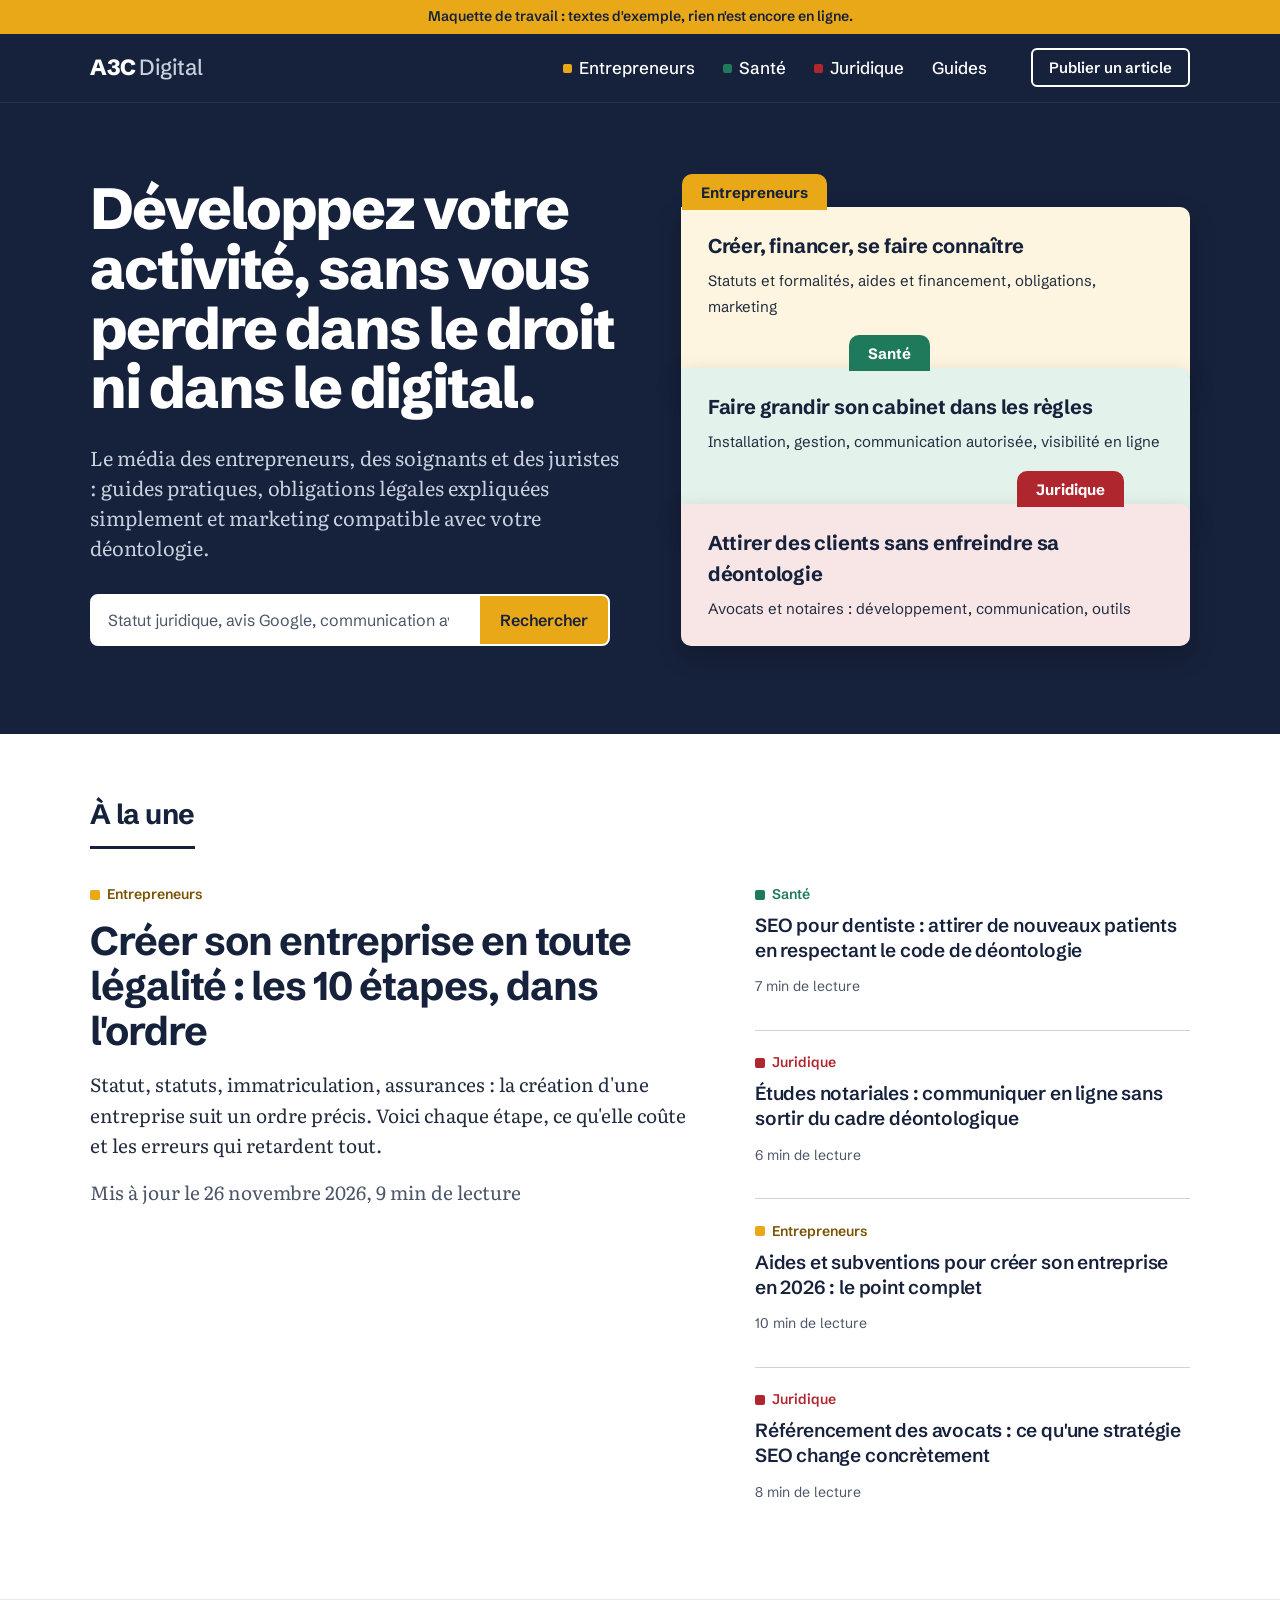
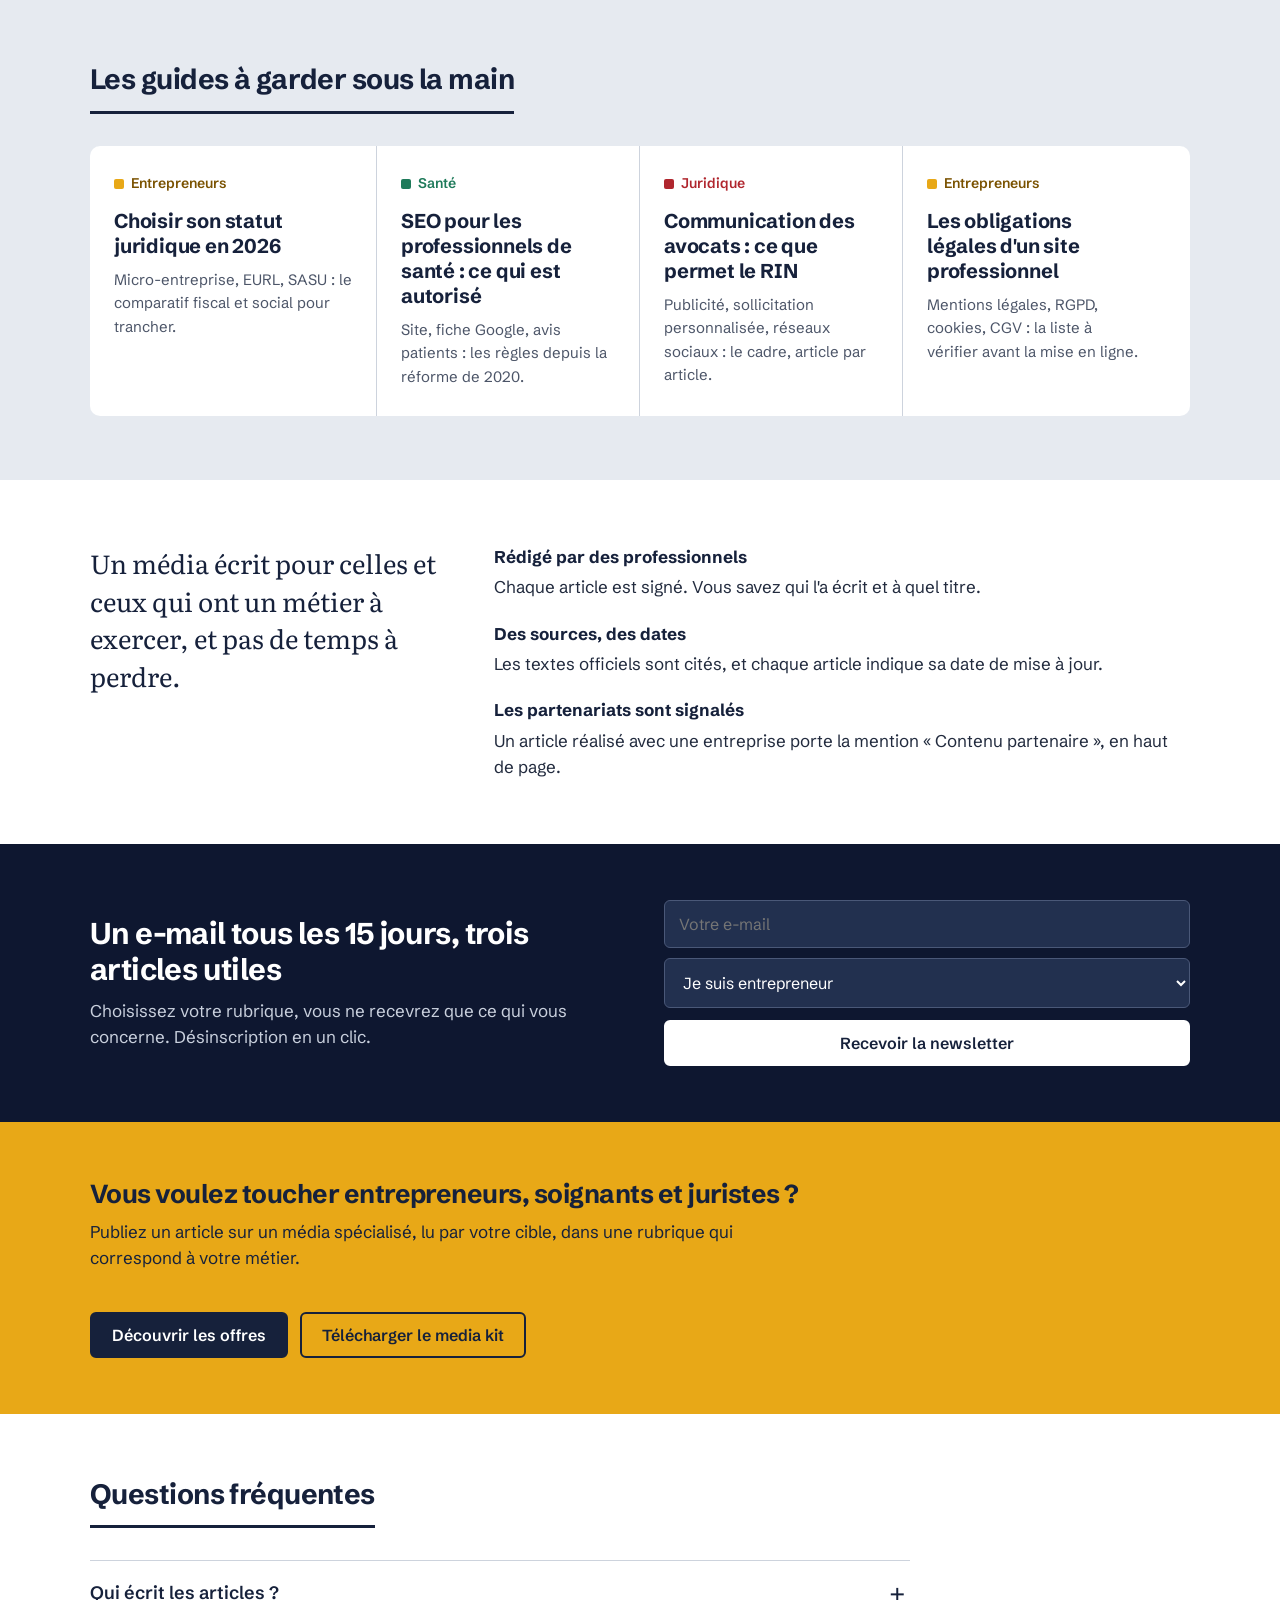
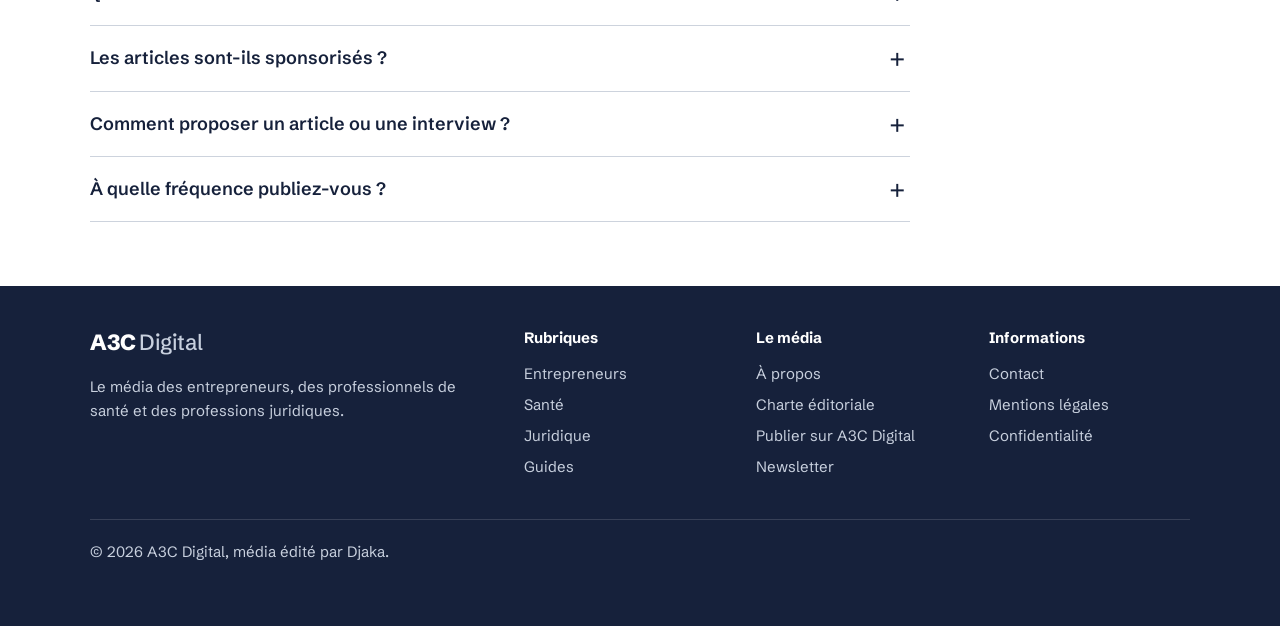
<file: maquettes/accueil.html>
<!doctype html>
<html lang="fr">
<head>
<meta charset="utf-8">
<meta name="viewport" content="width=device-width, initial-scale=1">
<title>Média pour entrepreneurs, santé & juridique | A3C Digital</title>
<meta name="description" content="Guides pratiques pour entrepreneurs, professionnels de santé et juristes : création, obligations légales, marketing et visibilité en ligne, mis à jour.">
<link rel="preconnect" href="https://fonts.googleapis.com">
<link rel="preconnect" href="https://fonts.gstatic.com" crossorigin>
<link href="https://fonts.googleapis.com/css2?family=Literata:opsz,wght@7..72,400;7..72,600&family=Schibsted+Grotesk:wght@400;500;600;700;800&display=swap" rel="stylesheet">
<link rel="stylesheet" href="styles.css">
</head>
<body>
<p class="bandeau-maquette">Maquette de travail : textes d'exemple, rien n'est encore en ligne.</p>

<header class="entete">
  <div class="conteneur">
    <a class="logo" href="accueil.html">A3C <span>Digital</span></a>
    <nav class="nav" aria-label="Navigation principale">
      <a href="#"><span class="pastille p-entrepreneurs"></span>Entrepreneurs</a>
      <a href="#"><span class="pastille p-sante"></span>Santé</a>
      <a href="#"><span class="pastille p-juridique"></span>Juridique</a>
      <a href="#guides">Guides</a>
    </nav>
    <a class="btn btn-contour" href="#annonceurs">Publier un article</a>
    <details class="menu-mobile">
      <summary>Menu</summary>
      <nav aria-label="Navigation mobile">
        <a href="#">Entrepreneurs</a>
        <a href="#">Professionnels de santé</a>
        <a href="#">Professions juridiques</a>
        <a href="#guides">Guides</a>
        <a class="btn btn-contour" href="#annonceurs">Publier un article</a>
      </nav>
    </details>
  </div>
</header>

<main>
  <section class="hero">
    <div class="conteneur">
      <div>
        <h1>Développez votre activité, sans vous perdre dans le droit ni dans le digital.</h1>
        <p class="chapo">Le média des entrepreneurs, des soignants et des juristes : guides pratiques, obligations légales expliquées simplement et marketing compatible avec votre déontologie.</p>
        <form class="recherche" role="search" action="#">
          <label class="visuellement-cache" for="q">Rechercher un article</label>
          <input id="q" type="search" placeholder="Statut juridique, avis Google, communication avocat…">
          <button type="submit">Rechercher</button>
        </form>
      </div>

      <ol class="intercalaires" aria-label="Choisir votre rubrique">
        <li class="intercalaire i-entrepreneurs">
          <a href="#">
            <span class="onglet">Entrepreneurs</span>
            <strong>Créer, financer, se faire connaître</strong>
            <span class="sujets">Statuts et formalités, aides et financement, obligations, marketing</span>
          </a>
        </li>
        <li class="intercalaire i-sante">
          <a href="#">
            <span class="onglet">Santé</span>
            <strong>Faire grandir son cabinet dans les règles</strong>
            <span class="sujets">Installation, gestion, communication autorisée, visibilité en ligne</span>
          </a>
        </li>
        <li class="intercalaire i-juridique">
          <a href="#">
            <span class="onglet">Juridique</span>
            <strong>Attirer des clients sans enfreindre sa déontologie</strong>
            <span class="sujets">Avocats et notaires : développement, communication, outils</span>
          </a>
        </li>
      </ol>
    </div>
  </section>

  <section class="section" aria-labelledby="titre-une">
    <div class="conteneur">
      <h2 class="section-titre" id="titre-une">À la une</h2>
      <div class="une">
        <article class="une-principal">
          <a class="audience a-entrepreneurs" href="#">Entrepreneurs</a>
          <h3><a href="article.html">Créer son entreprise en toute légalité : les 10 étapes, dans l'ordre</a></h3>
          <p>Statut, statuts, immatriculation, assurances : la création d'une entreprise suit un ordre précis. Voici chaque étape, ce qu'elle coûte et les erreurs qui retardent tout.</p>
          <p class="meta">Mis à jour le 26 novembre 2026, 9 min de lecture</p>
        </article>
        <ul class="liste-articles">
          <li>
            <a class="audience a-sante" href="#">Santé</a>
            <h4><a href="#">SEO pour dentiste : attirer de nouveaux patients en respectant le code de déontologie</a></h4>
            <p class="meta">7 min de lecture</p>
          </li>
          <li>
            <a class="audience a-juridique" href="#">Juridique</a>
            <h4><a href="#">Études notariales : communiquer en ligne sans sortir du cadre déontologique</a></h4>
            <p class="meta">6 min de lecture</p>
          </li>
          <li>
            <a class="audience a-entrepreneurs" href="#">Entrepreneurs</a>
            <h4><a href="#">Aides et subventions pour créer son entreprise en 2026 : le point complet</a></h4>
            <p class="meta">10 min de lecture</p>
          </li>
          <li>
            <a class="audience a-juridique" href="#">Juridique</a>
            <h4><a href="#">Référencement des avocats : ce qu'une stratégie SEO change concrètement</a></h4>
            <p class="meta">8 min de lecture</p>
          </li>
        </ul>
      </div>
    </div>
  </section>

  <section class="section section-brume" id="guides" aria-labelledby="titre-guides">
    <div class="conteneur">
      <h2 class="section-titre" id="titre-guides">Les guides à garder sous la main</h2>
      <div class="guides">
        <article class="guide">
          <a class="audience a-entrepreneurs" href="#">Entrepreneurs</a>
          <h3><a href="#">Choisir son statut juridique en 2026</a></h3>
          <p>Micro-entreprise, EURL, SASU : le comparatif fiscal et social pour trancher.</p>
        </article>
        <article class="guide">
          <a class="audience a-sante" href="#">Santé</a>
          <h3><a href="#">SEO pour les professionnels de santé : ce qui est autorisé</a></h3>
          <p>Site, fiche Google, avis patients : les règles depuis la réforme de 2020.</p>
        </article>
        <article class="guide">
          <a class="audience a-juridique" href="#">Juridique</a>
          <h3><a href="#">Communication des avocats : ce que permet le RIN</a></h3>
          <p>Publicité, sollicitation personnalisée, réseaux sociaux : le cadre, article par article.</p>
        </article>
        <article class="guide">
          <a class="audience a-entrepreneurs" href="#">Entrepreneurs</a>
          <h3><a href="#">Les obligations légales d'un site professionnel</a></h3>
          <p>Mentions légales, RGPD, cookies, CGV : la liste à vérifier avant la mise en ligne.</p>
        </article>
      </div>
    </div>
  </section>

  <section class="section" aria-labelledby="titre-engagements">
    <div class="conteneur engagements">
      <p class="manifeste" id="titre-engagements">Un média écrit pour celles et ceux qui ont un métier à exercer, et pas de temps à perdre.</p>
      <dl>
        <div>
          <dt>Rédigé par des professionnels</dt>
          <dd>Chaque article est signé. Vous savez qui l'a écrit et à quel titre.</dd>
        </div>
        <div>
          <dt>Des sources, des dates</dt>
          <dd>Les textes officiels sont cités, et chaque article indique sa date de mise à jour.</dd>
        </div>
        <div>
          <dt>Les partenariats sont signalés</dt>
          <dd>Un article réalisé avec une entreprise porte la mention « Contenu partenaire », en haut de page.</dd>
        </div>
      </dl>
    </div>
  </section>

  <section class="newsletter" aria-labelledby="titre-newsletter">
    <div class="conteneur">
      <div>
        <h2 id="titre-newsletter">Un e-mail tous les 15 jours, trois articles utiles</h2>
        <p>Choisissez votre rubrique, vous ne recevrez que ce qui vous concerne. Désinscription en un clic.</p>
      </div>
      <form class="form-newsletter" action="#">
        <div class="ligne">
          <label class="visuellement-cache" for="nl-email">Votre e-mail</label>
          <input id="nl-email" type="email" placeholder="Votre e-mail" autocomplete="email">
          <label class="visuellement-cache" for="nl-audience">Votre rubrique</label>
          <select id="nl-audience">
            <option>Je suis entrepreneur</option>
            <option>Je suis professionnel de santé</option>
            <option>Je suis avocat, notaire ou juriste</option>
          </select>
        </div>
        <button class="btn" type="submit">Recevoir la newsletter</button>
      </form>
    </div>
  </section>

  <section class="annonceurs" id="annonceurs" aria-labelledby="titre-annonceurs">
    <div class="conteneur">
      <div>
        <h2 id="titre-annonceurs">Vous voulez toucher entrepreneurs, soignants et juristes ?</h2>
        <p>Publiez un article sur un média spécialisé, lu par votre cible, dans une rubrique qui correspond à votre métier.</p>
      </div>
      <div class="actions">
        <a class="btn btn-plein" href="#">Découvrir les offres</a>
        <a class="btn btn-contour" href="#">Télécharger le media kit</a>
      </div>
    </div>
  </section>

  <section class="section" aria-labelledby="titre-faq">
    <div class="conteneur">
      <h2 class="section-titre" id="titre-faq">Questions fréquentes</h2>
      <div class="faq">
        <details>
          <summary>Qui écrit les articles ?</summary>
          <p>Des professionnels de chaque secteur, sous la responsabilité de la directrice de la publication. Le nom et la fonction de l'auteur figurent en haut de chaque article.</p>
        </details>
        <details>
          <summary>Les articles sont-ils sponsorisés ?</summary>
          <p>La grande majorité ne l'est pas. Quand un article est réalisé avec une entreprise, il porte la mention « Contenu partenaire » en haut de page.</p>
        </details>
        <details>
          <summary>Comment proposer un article ou une interview ?</summary>
          <p>Écrivez-nous depuis la page contact en précisant votre métier et le sujet. Les contributions d'experts sont relues par la rédaction avant publication.</p>
        </details>
        <details>
          <summary>À quelle fréquence publiez-vous ?</summary>
          <p>Deux nouveaux articles par semaine, et les guides sont mis à jour dès qu'une règle change.</p>
        </details>
      </div>
    </div>
  </section>
</main>

<footer class="pied">
  <div class="conteneur">
    <div>
      <a class="logo" href="accueil.html">A3C <span>Digital</span></a>
      <p>Le média des entrepreneurs, des professionnels de santé et des professions juridiques.</p>
    </div>
    <div>
      <h2>Rubriques</h2>
      <ul><li><a href="#">Entrepreneurs</a></li><li><a href="#">Santé</a></li><li><a href="#">Juridique</a></li><li><a href="#guides">Guides</a></li></ul>
    </div>
    <div>
      <h2>Le média</h2>
      <ul><li><a href="#">À propos</a></li><li><a href="#">Charte éditoriale</a></li><li><a href="#annonceurs">Publier sur A3C Digital</a></li><li><a href="#">Newsletter</a></li></ul>
    </div>
    <div>
      <h2>Informations</h2>
      <ul><li><a href="https://a3cdigital.com/contact/">Contact</a></li><li><a href="https://a3cdigital.com/mentions-legales/">Mentions légales</a></li><li><a href="https://a3cdigital.com/politique-de-confidentialite/">Confidentialité</a></li></ul>
    </div>
    <p class="legal">© 2026 A3C Digital, média édité par Djaka.</p>
  </div>
</footer>
</body>
</html>
</file>
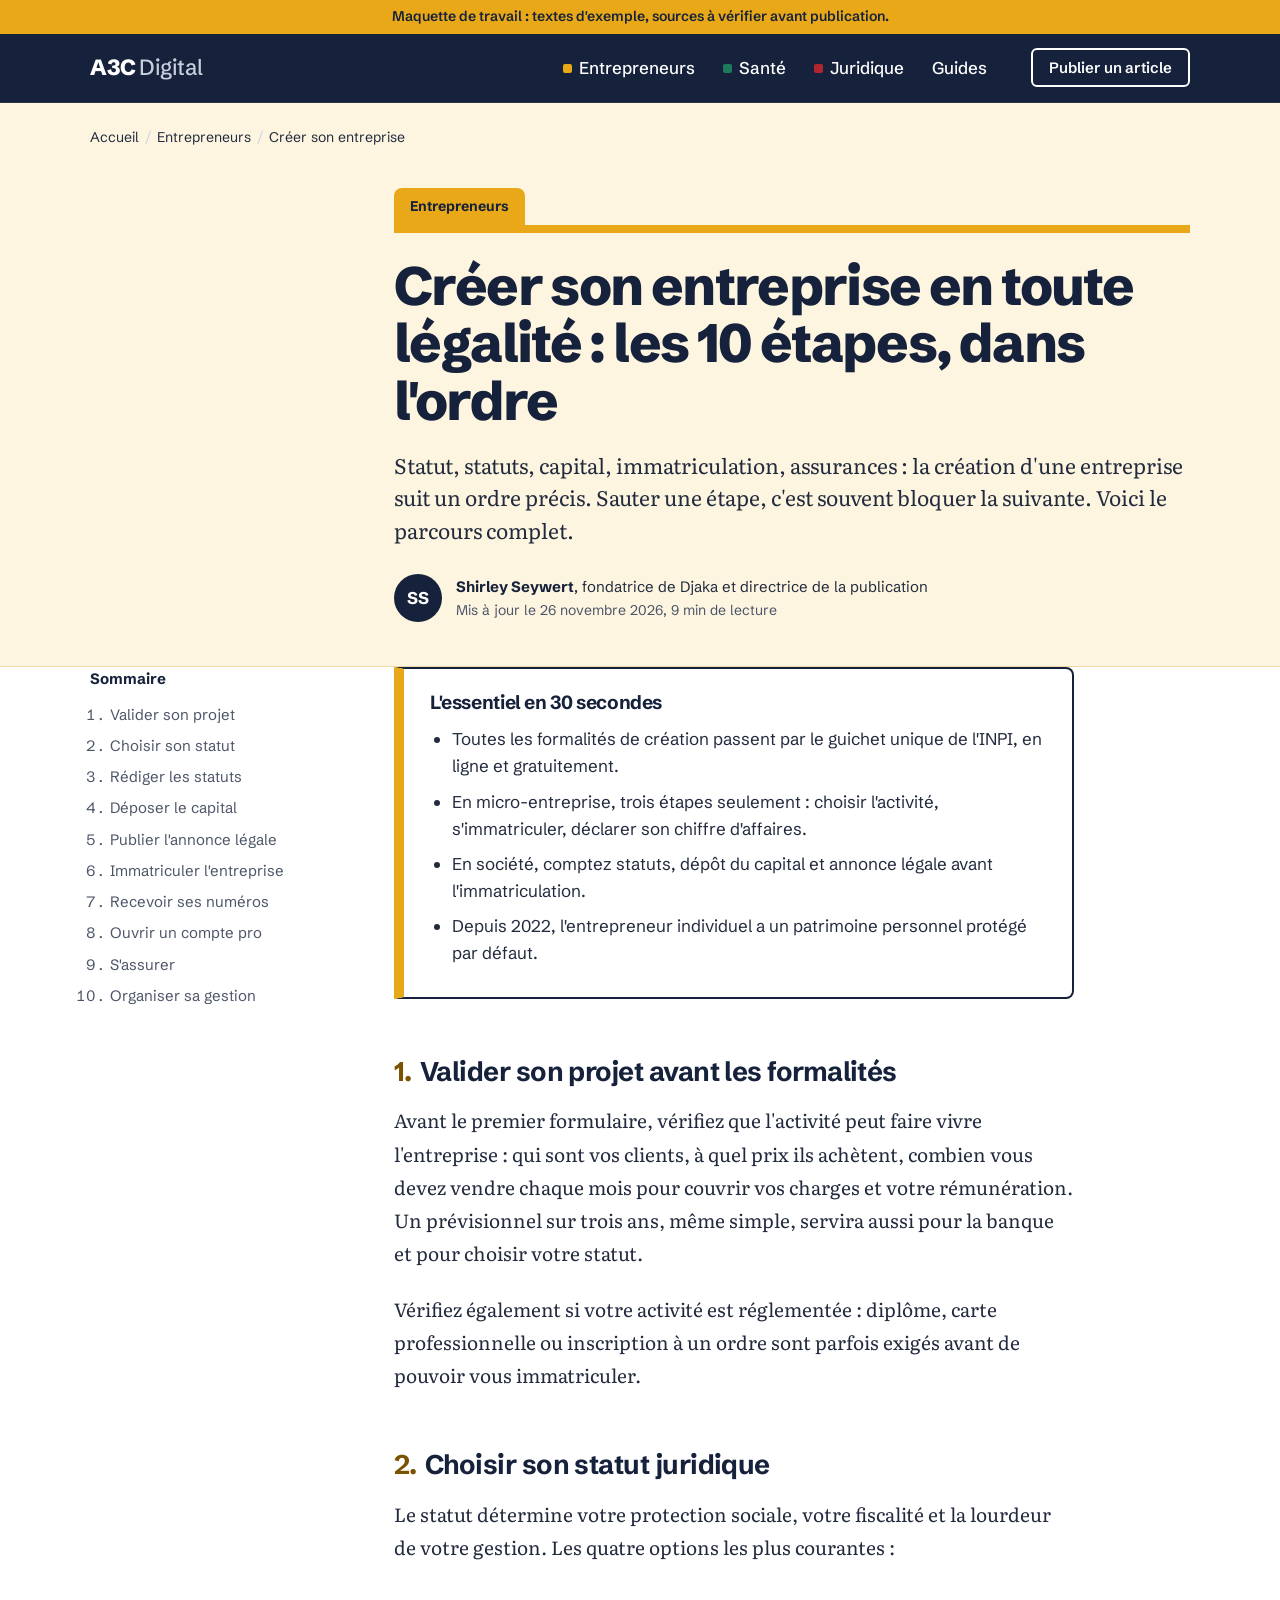
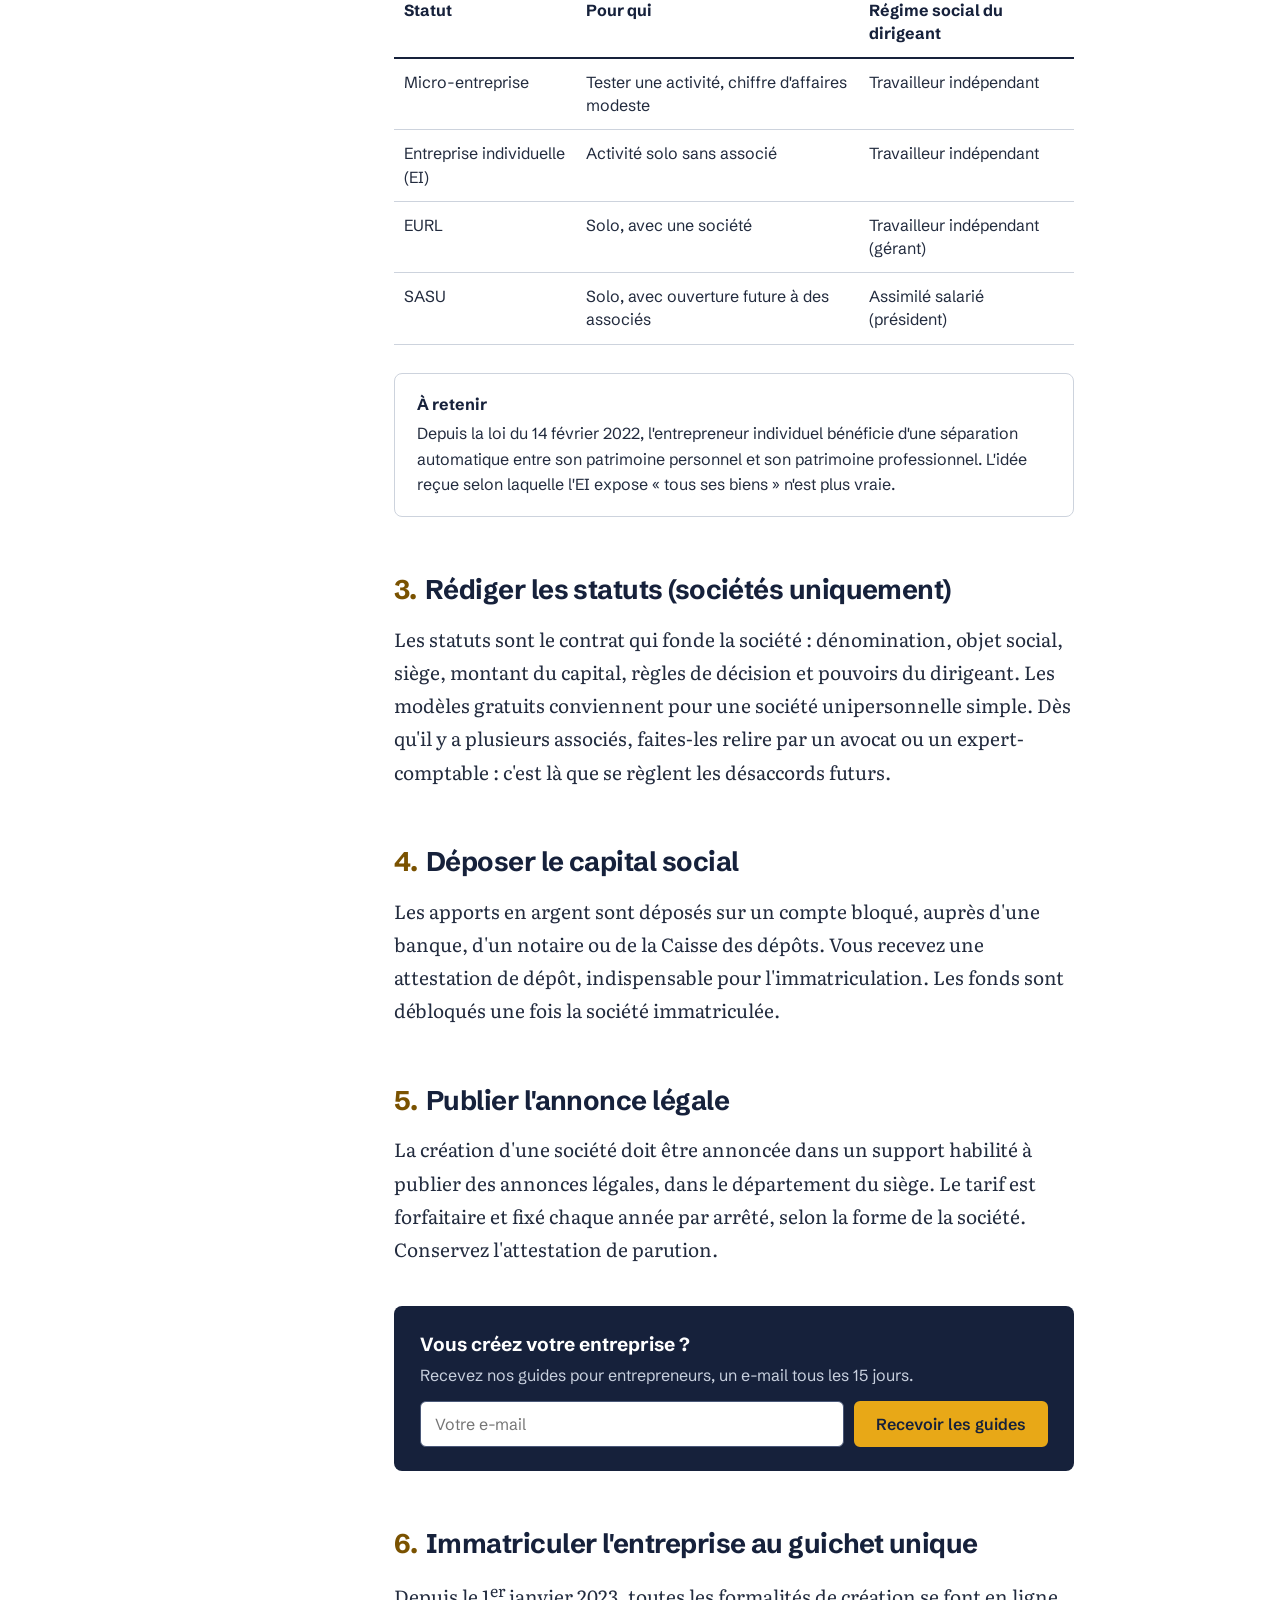
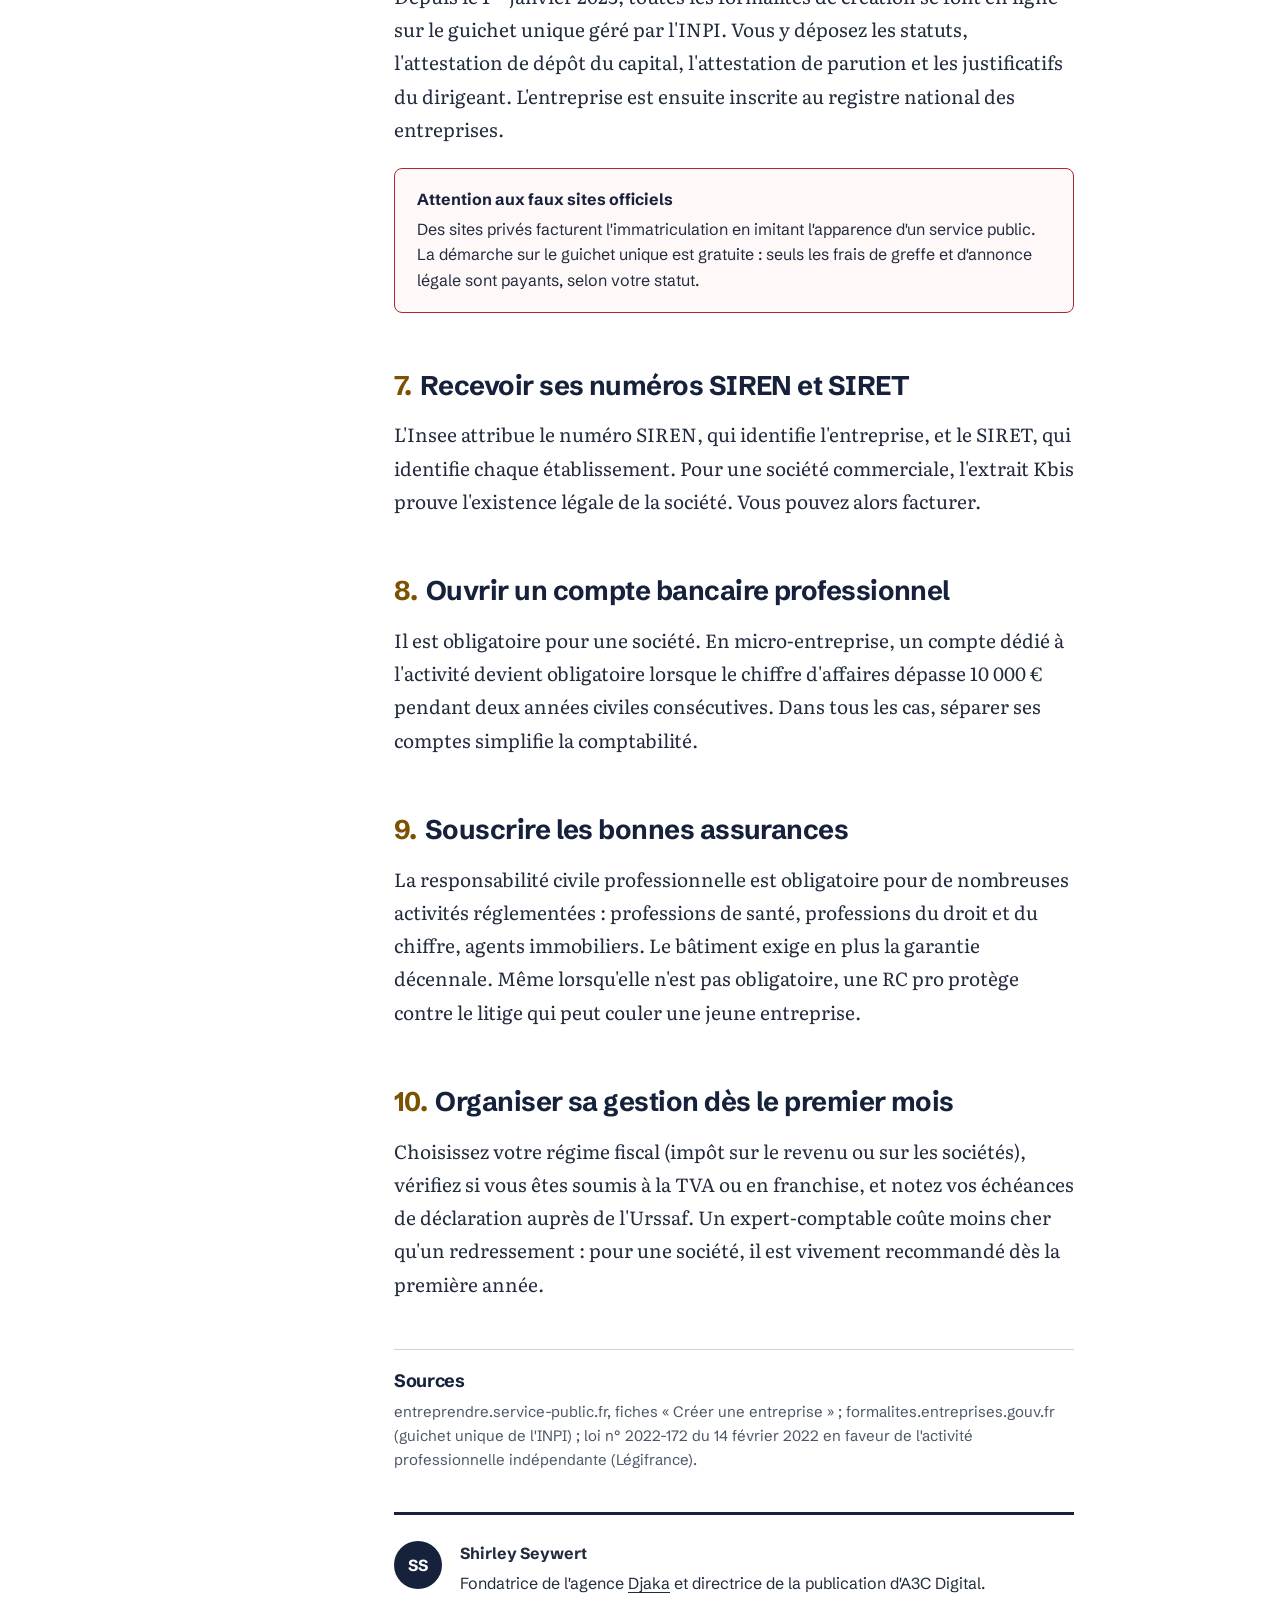
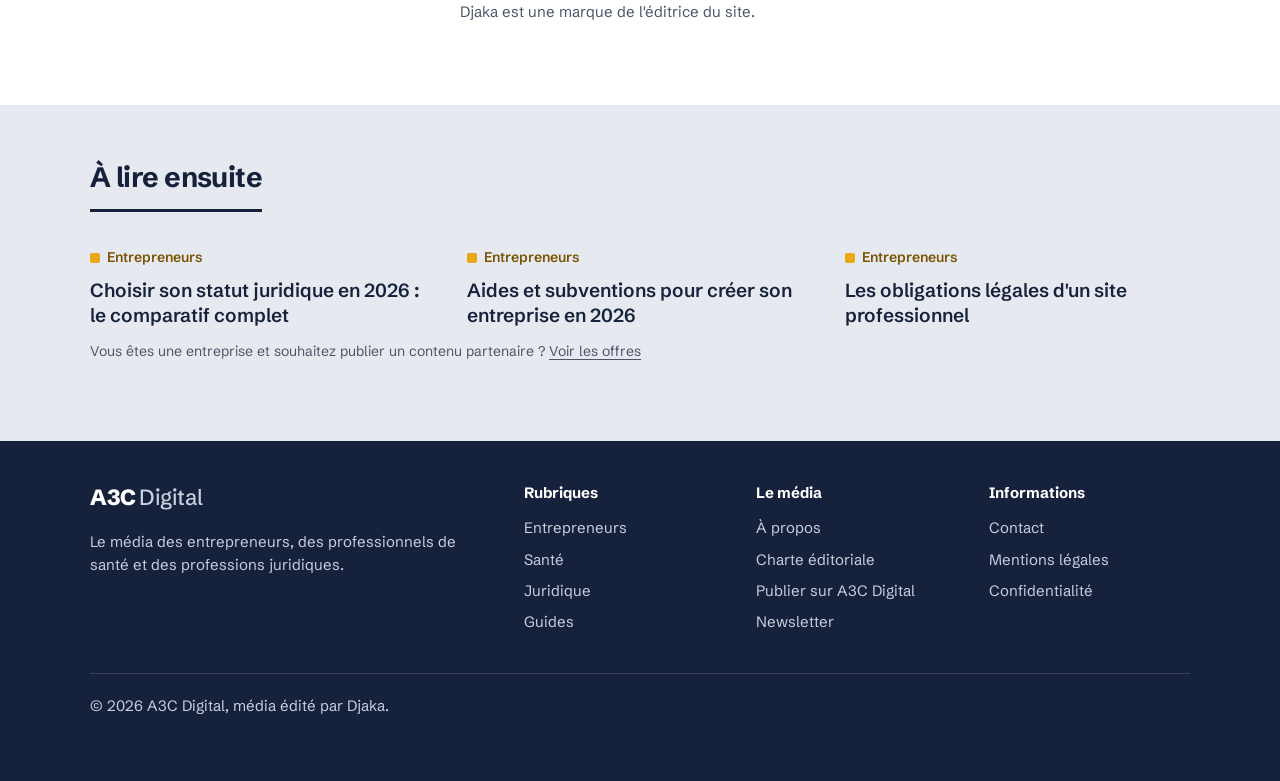
<file: maquettes/article.html>
<!doctype html>
<html lang="fr">
<head>
<meta charset="utf-8">
<meta name="viewport" content="width=device-width, initial-scale=1">
<title>Créer son entreprise : les 10 étapes légales | A3C Digital</title>
<meta name="description" content="Statut, statuts, capital, annonce légale, immatriculation au guichet unique, assurances : les 10 étapes pour créer son entreprise en règle, dans l'ordre.">
<link rel="preconnect" href="https://fonts.googleapis.com">
<link rel="preconnect" href="https://fonts.gstatic.com" crossorigin>
<link href="https://fonts.googleapis.com/css2?family=Literata:opsz,wght@7..72,400;7..72,600&family=Schibsted+Grotesk:wght@400;500;600;700;800&display=swap" rel="stylesheet">
<link rel="stylesheet" href="styles.css">
</head>
<body>
<div class="progression" aria-hidden="true"></div>
<p class="bandeau-maquette">Maquette de travail : textes d'exemple, sources à vérifier avant publication.</p>

<header class="entete">
  <div class="conteneur">
    <a class="logo" href="accueil.html">A3C <span>Digital</span></a>
    <nav class="nav" aria-label="Navigation principale">
      <a href="#"><span class="pastille p-entrepreneurs"></span>Entrepreneurs</a>
      <a href="#"><span class="pastille p-sante"></span>Santé</a>
      <a href="#"><span class="pastille p-juridique"></span>Juridique</a>
      <a href="accueil.html#guides">Guides</a>
    </nav>
    <a class="btn btn-contour" href="accueil.html#annonceurs">Publier un article</a>
    <details class="menu-mobile">
      <summary>Menu</summary>
      <nav aria-label="Navigation mobile">
        <a href="#">Entrepreneurs</a>
        <a href="#">Professionnels de santé</a>
        <a href="#">Professions juridiques</a>
        <a href="accueil.html#guides">Guides</a>
        <a class="btn btn-contour" href="accueil.html#annonceurs">Publier un article</a>
      </nav>
    </details>
  </div>
</header>

<main>
  <div class="bande-article">
  <nav class="fil-ariane conteneur" aria-label="Fil d'Ariane">
    <ol>
      <li><a href="accueil.html">Accueil</a></li>
      <li><a href="#">Entrepreneurs</a></li>
      <li><a href="#">Créer son entreprise</a></li>
    </ol>
  </nav>

  <header class="article-entete">
    <div class="conteneur"><div class="entete-texte">
      <span class="onglet-article">Entrepreneurs</span>
      <div class="feuille">
        <h1>Créer son entreprise en toute légalité : les 10 étapes, dans l'ordre</h1>
        <p class="chapo">Statut, statuts, capital, immatriculation, assurances : la création d'une entreprise suit un ordre précis. Sauter une étape, c'est souvent bloquer la suivante. Voici le parcours complet.</p>
        <div class="signature">
          <span class="initiales" aria-hidden="true">SS</span>
          <p><strong>Shirley Seywert</strong>, fondatrice de Djaka et directrice de la publication<br>
          <span class="meta">Mis à jour le 26 novembre 2026, 9 min de lecture</span></p>
        </div>
      </div>
    </div></div>
  </header>
  </div>

  <div class="article-corps">
    <div class="conteneur">
      <details class="sommaire" open>
        <summary>Sommaire</summary>
        <ol>
          <li><a href="#e1">Valider son projet</a></li>
          <li><a href="#e2">Choisir son statut</a></li>
          <li><a href="#e3">Rédiger les statuts</a></li>
          <li><a href="#e4">Déposer le capital</a></li>
          <li><a href="#e5">Publier l'annonce légale</a></li>
          <li><a href="#e6">Immatriculer l'entreprise</a></li>
          <li><a href="#e7">Recevoir ses numéros</a></li>
          <li><a href="#e8">Ouvrir un compte pro</a></li>
          <li><a href="#e9">S'assurer</a></li>
          <li><a href="#e10">Organiser sa gestion</a></li>
        </ol>
      </details>

      <article class="contenu">
        <section class="essentiel" aria-labelledby="essentiel">
          <h2 id="essentiel">L'essentiel en 30 secondes</h2>
          <ul>
            <li>Toutes les formalités de création passent par le guichet unique de l'INPI, en ligne et gratuitement.</li>
            <li>En micro-entreprise, trois étapes seulement : choisir l'activité, s'immatriculer, déclarer son chiffre d'affaires.</li>
            <li>En société, comptez statuts, dépôt du capital et annonce légale avant l'immatriculation.</li>
            <li>Depuis 2022, l'entrepreneur individuel a un patrimoine personnel protégé par défaut.</li>
          </ul>
        </section>

        <h2 id="e1"><span class="num">1.</span>Valider son projet avant les formalités</h2>
        <p>Avant le premier formulaire, vérifiez que l'activité peut faire vivre l'entreprise : qui sont vos clients, à quel prix ils achètent, combien vous devez vendre chaque mois pour couvrir vos charges et votre rémunération. Un prévisionnel sur trois ans, même simple, servira aussi pour la banque et pour choisir votre statut.</p>
        <p>Vérifiez également si votre activité est réglementée : diplôme, carte professionnelle ou inscription à un ordre sont parfois exigés avant de pouvoir vous immatriculer.</p>

        <h2 id="e2"><span class="num">2.</span>Choisir son statut juridique</h2>
        <p>Le statut détermine votre protection sociale, votre fiscalité et la lourdeur de votre gestion. Les quatre options les plus courantes :</p>
        <div class="tableau">
          <table>
            <thead><tr><th>Statut</th><th>Pour qui</th><th>Régime social du dirigeant</th></tr></thead>
            <tbody>
              <tr><td>Micro-entreprise</td><td>Tester une activité, chiffre d'affaires modeste</td><td>Travailleur indépendant</td></tr>
              <tr><td>Entreprise individuelle (EI)</td><td>Activité solo sans associé</td><td>Travailleur indépendant</td></tr>
              <tr><td>EURL</td><td>Solo, avec une société</td><td>Travailleur indépendant (gérant)</td></tr>
              <tr><td>SASU</td><td>Solo, avec ouverture future à des associés</td><td>Assimilé salarié (président)</td></tr>
            </tbody>
          </table>
        </div>
        <aside class="encadre">
          <strong>À retenir</strong>
          Depuis la loi du 14 février 2022, l'entrepreneur individuel bénéficie d'une séparation automatique entre son patrimoine personnel et son patrimoine professionnel. L'idée reçue selon laquelle l'EI expose « tous ses biens » n'est plus vraie.
        </aside>

        <h2 id="e3"><span class="num">3.</span>Rédiger les statuts (sociétés uniquement)</h2>
        <p>Les statuts sont le contrat qui fonde la société : dénomination, objet social, siège, montant du capital, règles de décision et pouvoirs du dirigeant. Les modèles gratuits conviennent pour une société unipersonnelle simple. Dès qu'il y a plusieurs associés, faites-les relire par un avocat ou un expert-comptable : c'est là que se règlent les désaccords futurs.</p>

        <h2 id="e4"><span class="num">4.</span>Déposer le capital social</h2>
        <p>Les apports en argent sont déposés sur un compte bloqué, auprès d'une banque, d'un notaire ou de la Caisse des dépôts. Vous recevez une attestation de dépôt, indispensable pour l'immatriculation. Les fonds sont débloqués une fois la société immatriculée.</p>

        <h2 id="e5"><span class="num">5.</span>Publier l'annonce légale</h2>
        <p>La création d'une société doit être annoncée dans un support habilité à publier des annonces légales, dans le département du siège. Le tarif est forfaitaire et fixé chaque année par arrêté, selon la forme de la société. Conservez l'attestation de parution.</p>

        <aside class="newsletter-inline" aria-label="Newsletter">
          <strong>Vous créez votre entreprise ?</strong>
          Recevez nos guides pour entrepreneurs, un e-mail tous les 15 jours.
          <form action="#">
            <label class="visuellement-cache" for="nl2">Votre e-mail</label>
            <input id="nl2" type="email" placeholder="Votre e-mail" autocomplete="email">
            <button class="btn btn-plein" type="submit">Recevoir les guides</button>
          </form>
        </aside>

        <h2 id="e6"><span class="num">6.</span>Immatriculer l'entreprise au guichet unique</h2>
        <p>Depuis le 1<sup>er</sup> janvier 2023, toutes les formalités de création se font en ligne sur le guichet unique géré par l'INPI. Vous y déposez les statuts, l'attestation de dépôt du capital, l'attestation de parution et les justificatifs du dirigeant. L'entreprise est ensuite inscrite au registre national des entreprises.</p>
        <aside class="encadre encadre-attention">
          <strong>Attention aux faux sites officiels</strong>
          Des sites privés facturent l'immatriculation en imitant l'apparence d'un service public. La démarche sur le guichet unique est gratuite : seuls les frais de greffe et d'annonce légale sont payants, selon votre statut.
        </aside>

        <h2 id="e7"><span class="num">7.</span>Recevoir ses numéros SIREN et SIRET</h2>
        <p>L'Insee attribue le numéro SIREN, qui identifie l'entreprise, et le SIRET, qui identifie chaque établissement. Pour une société commerciale, l'extrait Kbis prouve l'existence légale de la société. Vous pouvez alors facturer.</p>

        <h2 id="e8"><span class="num">8.</span>Ouvrir un compte bancaire professionnel</h2>
        <p>Il est obligatoire pour une société. En micro-entreprise, un compte dédié à l'activité devient obligatoire lorsque le chiffre d'affaires dépasse 10 000 € pendant deux années civiles consécutives. Dans tous les cas, séparer ses comptes simplifie la comptabilité.</p>

        <h2 id="e9"><span class="num">9.</span>Souscrire les bonnes assurances</h2>
        <p>La responsabilité civile professionnelle est obligatoire pour de nombreuses activités réglementées : professions de santé, professions du droit et du chiffre, agents immobiliers. Le bâtiment exige en plus la garantie décennale. Même lorsqu'elle n'est pas obligatoire, une RC pro protège contre le litige qui peut couler une jeune entreprise.</p>

        <h2 id="e10"><span class="num">10.</span>Organiser sa gestion dès le premier mois</h2>
        <p>Choisissez votre régime fiscal (impôt sur le revenu ou sur les sociétés), vérifiez si vous êtes soumis à la TVA ou en franchise, et notez vos échéances de déclaration auprès de l'Urssaf. Un expert-comptable coûte moins cher qu'un redressement : pour une société, il est vivement recommandé dès la première année.</p>

        <section class="sources" aria-labelledby="sources">
          <h2 id="sources">Sources</h2>
          <p>entreprendre.service-public.fr, fiches « Créer une entreprise » ; formalites.entreprises.gouv.fr (guichet unique de l'INPI) ; loi n° 2022-172 du 14 février 2022 en faveur de l'activité professionnelle indépendante (Légifrance).</p>
        </section>

        <section class="bio" aria-label="À propos de l'autrice">
          <span class="initiales" aria-hidden="true">SS</span>
          <div>
            <strong>Shirley Seywert</strong>
            <p>Fondatrice de l'agence <a href="https://djaka.fr/">Djaka</a> et directrice de la publication d'A3C Digital.</p>
            <p class="marque">Djaka est une marque de l'éditrice du site.</p>
          </div>
        </section>
      </article>
    </div>
  </div>

  <section class="lies" aria-labelledby="titre-lies">
    <div class="conteneur">
      <h2 class="section-titre" id="titre-lies">À lire ensuite</h2>
      <ul>
        <li><a class="audience a-entrepreneurs" href="#">Entrepreneurs</a><h3><a href="#">Choisir son statut juridique en 2026 : le comparatif complet</a></h3></li>
        <li><a class="audience a-entrepreneurs" href="#">Entrepreneurs</a><h3><a href="#">Aides et subventions pour créer son entreprise en 2026</a></h3></li>
        <li><a class="audience a-entrepreneurs" href="#">Entrepreneurs</a><h3><a href="#">Les obligations légales d'un site professionnel</a></h3></li>
      </ul>
      <p class="meta">Vous êtes une entreprise et souhaitez publier un contenu partenaire ? <a href="accueil.html#annonceurs">Voir les offres</a></p>
    </div>
  </section>
</main>

<footer class="pied">
  <div class="conteneur">
    <div>
      <a class="logo" href="accueil.html">A3C <span>Digital</span></a>
      <p>Le média des entrepreneurs, des professionnels de santé et des professions juridiques.</p>
    </div>
    <div>
      <h2>Rubriques</h2>
      <ul><li><a href="#">Entrepreneurs</a></li><li><a href="#">Santé</a></li><li><a href="#">Juridique</a></li><li><a href="accueil.html#guides">Guides</a></li></ul>
    </div>
    <div>
      <h2>Le média</h2>
      <ul><li><a href="#">À propos</a></li><li><a href="#">Charte éditoriale</a></li><li><a href="accueil.html#annonceurs">Publier sur A3C Digital</a></li><li><a href="#">Newsletter</a></li></ul>
    </div>
    <div>
      <h2>Informations</h2>
      <ul><li><a href="https://a3cdigital.com/contact/">Contact</a></li><li><a href="https://a3cdigital.com/mentions-legales/">Mentions légales</a></li><li><a href="https://a3cdigital.com/politique-de-confidentialite/">Confidentialité</a></li></ul>
    </div>
    <p class="legal">© 2026 A3C Digital, média édité par Djaka.</p>
  </div>
</footer>

<script>
  // Barre de progression de lecture
  const barre = document.querySelector('.progression');
  addEventListener('scroll', () => {
    const h = document.documentElement;
    barre.style.width = (h.scrollTop / (h.scrollHeight - h.clientHeight) * 100) + '%';
  }, { passive: true });
  // Sommaire replié par défaut sur mobile
  if (matchMedia('(max-width: 960px)').matches) document.querySelector('.sommaire').removeAttribute('open');
</script>
</body>
</html>
</file>
<file: maquettes/styles.css>
/* A3C Digital — maquette v2 (26/11/2026) : contrastes renforcés
   Concept : les intercalaires de classeur. Chaque audience = un onglet de couleur.
   Titres et interface : Schibsted Grotesk. Lecture longue : Literata. */

:root {
  --encre: #16213B;
  --texte: #222B3E;
  --gris: #4C5568;
  --filet: #CDD3DD;
  --brume: #E6EAF0;
  --sur-nuit: #C8D0DE;
  --surface: #F1F3F6;
  --papier: #FFFFFF;

  /* Couleurs d'audience : fond d'onglet / teinte de feuille / texte sur blanc */
  --entrepreneurs: #E8A817;
  --entrepreneurs-feuille: #FDF5DF;
  --entrepreneurs-texte: #7A5200;
  --sante: #1E7A5A;
  --sante-feuille: #E4F2EC;
  --sante-texte: #1E7A5A;
  --juridique: #B0262E;
  --juridique-feuille: #F8E6E6;
  --juridique-texte: #B0262E;

  --titre: "Schibsted Grotesk", system-ui, sans-serif;
  --lecture: "Literata", Georgia, serif;

  --largeur: 1180px;
  --gouttiere: clamp(16px, 4vw, 40px);
}

* { box-sizing: border-box; }
html { -webkit-text-size-adjust: 100%; }
body {
  margin: 0;
  background: var(--papier);
  color: var(--texte);
  font: 400 17px/1.55 var(--titre);
}
img { max-width: 100%; display: block; }
a { color: inherit; text-decoration-thickness: 1px; text-underline-offset: 3px; }
a:hover { text-decoration-thickness: 2px; }
:focus-visible { outline: 3px solid var(--encre); outline-offset: 3px; border-radius: 2px; }

.conteneur { max-width: var(--largeur); margin: 0 auto; padding: 0 var(--gouttiere); }
.visuellement-cache {
  position: absolute; width: 1px; height: 1px; overflow: hidden;
  clip: rect(0 0 0 0); white-space: nowrap;
}

/* Bandeau de maquette */
.bandeau-maquette {
  background: var(--encre); color: #fff; font-size: 14px; text-align: center; padding: 6px 16px;
}

/* ---------- En-tête ---------- */
.entete { border-bottom: 1px solid var(--filet); background: var(--papier); position: sticky; top: 0; z-index: 10; }
.entete .conteneur { display: flex; align-items: center; gap: 32px; min-height: 68px; }
.logo { font-weight: 800; font-size: 22px; letter-spacing: -0.02em; color: var(--encre); text-decoration: none; }
.logo span { font-weight: 500; color: var(--gris); }
.nav { display: flex; align-items: center; gap: 4px; margin-left: auto; }
.nav a {
  text-decoration: none; font-weight: 500; color: var(--encre);
  padding: 8px 12px; border-radius: 6px;
}
.nav a:hover { background: var(--surface); }
.nav .pastille { display: inline-block; width: 9px; height: 9px; border-radius: 2px; margin-right: 7px; vertical-align: 1px; }
.btn {
  display: inline-block; font: 600 16px/1 var(--titre); text-decoration: none;
  padding: 13px 20px; border-radius: 6px; border: 2px solid var(--encre); cursor: pointer;
}
.btn-plein { background: var(--encre); color: #fff; }
.btn-plein:hover { background: #24345A; }
.btn-contour { background: transparent; color: var(--encre); }
.btn-contour:hover { background: var(--surface); }
.entete .btn { padding: 10px 16px; font-size: 15px; }
.menu-mobile { display: none; }

/* ---------- Pastilles d'audience ---------- */
.p-entrepreneurs { background: var(--entrepreneurs); }
.p-sante { background: var(--sante); }
.p-juridique { background: var(--juridique); }
.audience {
  display: inline-flex; align-items: center; gap: 7px;
  font-size: 14px; font-weight: 600; text-decoration: none;
}
.audience::before { content: ""; width: 10px; height: 10px; border-radius: 2px; background: currentColor; }
.a-entrepreneurs { color: var(--entrepreneurs-texte); }
.a-entrepreneurs::before { background: var(--entrepreneurs); }
.a-sante { color: var(--sante-texte); }
.a-juridique { color: var(--juridique-texte); }
.meta { color: var(--gris); font-size: 14px; }

/* ---------- Accueil : hero ---------- */
.hero { padding: 64px 0 72px; }
.hero .conteneur { display: grid; grid-template-columns: minmax(0, 1.05fr) minmax(0, 1fr); gap: 56px; align-items: end; }
.hero h1 {
  font: 800 clamp(36px, 4.8vw, 58px)/1.03 var(--titre);
  letter-spacing: -0.035em; color: var(--encre); margin: 0 0 24px;
}
.hero .chapo { font: 400 20px/1.5 var(--lecture); color: var(--texte); margin: 0 0 32px; max-width: 34em; }
.recherche { display: flex; border: 2px solid var(--encre); border-radius: 8px; overflow: hidden; max-width: 520px; }
.recherche input {
  flex: 1; border: 0; padding: 14px 16px; font: 400 16px var(--titre); color: var(--encre); min-width: 0;
}
.recherche input::placeholder { color: var(--gris); }
.recherche input:focus { outline: none; }
.recherche:focus-within { outline: 3px solid var(--encre); outline-offset: 3px; }
.recherche button { border: 0; background: var(--encre); color: #fff; font: 600 16px var(--titre); padding: 0 20px; cursor: pointer; }

/* L'élément mémorable : les intercalaires */
.intercalaires { list-style: none; margin: 0; padding: 40px 0 0; }
.intercalaire { position: relative; }
.intercalaire a {
  display: block; text-decoration: none; position: relative;
  padding: 22px 26px 24px; border-radius: 0 10px 10px 10px;
  border: 1px solid rgba(22, 33, 59, 0.12);
  transition: transform 0.2s ease;
}
.intercalaire a:hover, .intercalaire a:focus-visible { transform: translateX(-8px); }
.onglet {
  position: absolute; top: -34px; height: 36px; display: flex; align-items: center;
  padding: 0 18px; border-radius: 10px 10px 0 0; font-weight: 700; font-size: 15px;
  border: 1px solid rgba(22, 33, 59, 0.12); border-bottom: 0;
}
.intercalaire:nth-child(1) .onglet { left: 0; }
.intercalaire:nth-child(2) .onglet { left: 33%; }
.intercalaire:nth-child(3) .onglet { left: 66%; }
.intercalaire:nth-child(n+2) { margin-top: -18px; }
.intercalaire a { padding-bottom: 66px; box-shadow: 0 -1px 0 rgba(22, 33, 59, 0.06); }
.intercalaire:last-child a { padding-bottom: 24px; }
.i-entrepreneurs a { background: var(--entrepreneurs-feuille); }
.i-entrepreneurs .onglet { background: var(--entrepreneurs); color: var(--encre); }
.i-sante a { background: var(--sante-feuille); }
.i-sante .onglet { background: var(--sante); color: #fff; }
.i-juridique a { background: var(--juridique-feuille); }
.i-juridique .onglet { background: var(--juridique); color: #fff; }
.intercalaire strong { display: block; font-size: 20px; font-weight: 700; color: var(--encre); margin-bottom: 6px; letter-spacing: -0.01em; }
.intercalaire .sujets { font-size: 15px; color: var(--texte); }

/* ---------- Sections ---------- */
.section { padding: 64px 0; border-top: 1px solid var(--filet); }
.section-titre {
  font: 700 28px/1.2 var(--titre); letter-spacing: -0.02em; color: var(--encre); margin: 0 0 32px;
}

/* À la une */
.une { display: grid; grid-template-columns: minmax(0, 1.4fr) minmax(0, 1fr); gap: 56px; }
.une-principal h3 { font: 700 clamp(28px, 3.4vw, 40px)/1.12 var(--titre); letter-spacing: -0.025em; color: var(--encre); margin: 12px 0 16px; }
.une-principal h3 a { text-decoration: none; }
.une-principal h3 a:hover { text-decoration: underline; }
.une-principal p { font: 400 19px/1.6 var(--lecture); margin: 0 0 16px; max-width: 36em; }
.liste-articles { list-style: none; margin: 0; padding: 0; }
.liste-articles li { padding: 18px 0; border-top: 1px solid var(--filet); }
.liste-articles li:first-child { border-top: 0; padding-top: 0; }
.liste-articles h4 { font: 600 19px/1.3 var(--titre); color: var(--encre); margin: 6px 0 6px; letter-spacing: -0.01em; }
.liste-articles h4 a { text-decoration: none; }
.liste-articles h4 a:hover { text-decoration: underline; }

/* Guides */
.guides { display: grid; grid-template-columns: repeat(4, 1fr); gap: 0; border-top: 2px solid var(--encre); }
.guide { padding: 24px 24px 28px 0; border-right: 1px solid var(--filet); }
.guide + .guide { padding-left: 24px; }
.guide:last-child { border-right: 0; }
.guide h3 { font: 700 20px/1.25 var(--titre); color: var(--encre); margin: 12px 0 10px; letter-spacing: -0.01em; }
.guide h3 a { text-decoration: none; }
.guide h3 a:hover { text-decoration: underline; }
.guide p { margin: 0; font-size: 15px; color: var(--gris); }

/* Engagements */
.engagements { display: grid; grid-template-columns: 1fr 2fr; gap: 56px; }
.engagements p.manifeste { font: 400 24px/1.45 var(--lecture); color: var(--encre); margin: 0; }
.engagements dl { margin: 0; display: grid; gap: 20px; }
.engagements dt { font-weight: 700; color: var(--encre); }
.engagements dd { margin: 4px 0 0; color: var(--texte); }

/* Newsletter */
.newsletter { background: var(--encre); color: #fff; padding: 56px 0; }
.newsletter .conteneur { display: grid; grid-template-columns: 1fr 1fr; gap: 48px; align-items: center; }
.newsletter h2 { font: 700 30px/1.2 var(--titre); letter-spacing: -0.02em; margin: 0 0 10px; }
.newsletter p { margin: 0; color: #C9D0DD; }
.form-newsletter { display: grid; gap: 12px; }
.form-newsletter label { font-size: 14px; color: #C9D0DD; }
.form-newsletter .ligne { display: flex; gap: 10px; flex-wrap: wrap; }
.form-newsletter input, .form-newsletter select {
  flex: 1 1 200px; padding: 13px 14px; border-radius: 6px; border: 1px solid #4A5878;
  background: #22304F; color: #fff; font: 400 16px var(--titre);
}
.form-newsletter .btn { background: #fff; color: var(--encre); border-color: #fff; }

/* Annonceurs */
.annonceurs { background: var(--surface); padding: 56px 0; }
.annonceurs .conteneur { display: flex; gap: 40px; align-items: center; justify-content: space-between; flex-wrap: wrap; }
.annonceurs h2 { font: 700 26px/1.25 var(--titre); color: var(--encre); margin: 0 0 8px; letter-spacing: -0.02em; }
.annonceurs p { margin: 0; max-width: 40em; }
.annonceurs .actions { display: flex; gap: 12px; flex-wrap: wrap; }

/* FAQ */
.faq { max-width: 820px; }
.faq details { border-top: 1px solid var(--filet); }
.faq details:last-child { border-bottom: 1px solid var(--filet); }
.faq summary {
  cursor: pointer; list-style: none; padding: 20px 40px 20px 0; position: relative;
  font: 600 18px/1.35 var(--titre); color: var(--encre);
}
.faq summary::-webkit-details-marker { display: none; }
.faq summary::after { content: "+"; position: absolute; right: 4px; top: 16px; font-size: 26px; font-weight: 400; }
.faq details[open] summary::after { content: "–"; }
.faq details p { margin: 0 0 20px; max-width: 42em; }

/* Pied de page */
.pied { border-top: 2px solid var(--encre); padding: 40px 0 48px; font-size: 15px; }
.pied .conteneur { display: grid; grid-template-columns: 2fr 1fr 1fr 1fr; gap: 32px; }
.pied h2 { font-size: 15px; font-weight: 700; color: var(--encre); margin: 0 0 12px; }
.pied ul { list-style: none; margin: 0; padding: 0; display: grid; gap: 8px; }
.pied a { text-decoration: none; }
.pied a:hover { text-decoration: underline; }
.pied .legal { grid-column: 1 / -1; color: var(--gris); border-top: 1px solid var(--filet); padding-top: 20px; margin-top: 8px; }

/* ---------- Article ---------- */
.progression { position: fixed; top: 0; left: 0; height: 4px; width: 0; background: var(--entrepreneurs); z-index: 20; }
.fil-ariane { font-size: 14px; color: var(--gris); padding-top: 24px; }
.fil-ariane ol { list-style: none; margin: 0; padding: 0; display: flex; flex-wrap: wrap; gap: 6px; }
.fil-ariane li + li::before { content: "/"; margin-right: 6px; color: var(--filet); }
.fil-ariane a { text-decoration: none; }
.fil-ariane a:hover { text-decoration: underline; }

.article-entete { padding: 40px 0 36px; }
.article-entete .entete-texte { margin-left: 304px; max-width: 820px; }
.onglet-article {
  display: inline-block; padding: 8px 16px 7px; border-radius: 8px 8px 0 0;
  font-weight: 700; font-size: 14px; background: var(--entrepreneurs); color: var(--encre);
}
.article-entete .feuille { border-top: 6px solid var(--entrepreneurs); padding-top: 24px; }
.article-entete h1 {
  font: 800 clamp(32px, 4.6vw, 54px)/1.06 var(--titre); letter-spacing: -0.03em; color: var(--encre); margin: 0 0 20px;
}
.article-entete .chapo { font: 400 21px/1.55 var(--lecture); margin: 0 0 28px; max-width: 38em; }
.signature { display: flex; gap: 14px; align-items: center; }
.initiales {
  width: 48px; height: 48px; border-radius: 50%; background: var(--encre); color: #fff;
  display: grid; place-items: center; font-weight: 700; flex: none;
}
.signature strong { color: var(--encre); }
.signature p { margin: 0; font-size: 15px; }

.article-corps .conteneur { display: grid; grid-template-columns: 240px minmax(0, 1fr); gap: 64px; }
.sommaire { position: sticky; top: 92px; align-self: start; font-size: 15px; }
.sommaire summary { font-weight: 700; color: var(--encre); margin-bottom: 12px; list-style: none; cursor: default; }
.sommaire summary::-webkit-details-marker { display: none; }
.sommaire ol { margin: 0; padding: 0 0 0 20px; display: grid; gap: 8px; color: var(--gris); }
.sommaire a { text-decoration: none; }
.sommaire a:hover { text-decoration: underline; color: var(--encre); }

.contenu { max-width: 680px; font: 400 19px/1.75 var(--lecture); color: var(--texte); }
.contenu h2 {
  font: 700 27px/1.25 var(--titre); letter-spacing: -0.02em; color: var(--encre);
  margin: 56px 0 16px; scroll-margin-top: 96px;
}
.contenu h2 .num { color: var(--entrepreneurs-texte); margin-right: 8px; }
.contenu p { margin: 0 0 22px; }
.contenu ul { margin: 0 0 22px; padding-left: 22px; }
.contenu li { margin-bottom: 8px; }
.contenu table { width: 100%; border-collapse: collapse; font: 400 16px/1.45 var(--titre); margin: 0 0 28px; }
.contenu th, .contenu td { text-align: left; padding: 12px 10px; border-bottom: 1px solid var(--filet); vertical-align: top; }
.contenu th { color: var(--encre); border-bottom: 2px solid var(--encre); }
.tableau { overflow-x: auto; }

.essentiel {
  background: var(--entrepreneurs-feuille); border-left: 6px solid var(--entrepreneurs);
  padding: 22px 26px; margin: 0 0 40px; border-radius: 0 8px 8px 0; font: 400 17px/1.6 var(--titre);
}
.essentiel h2 { font-size: 19px; margin: 0 0 10px; }
.essentiel ul { margin: 0; }
.encadre { border: 1px solid var(--filet); border-radius: 8px; padding: 18px 22px; margin: 0 0 28px; font: 400 16px/1.6 var(--titre); }
.encadre strong:first-child { display: block; color: var(--encre); margin-bottom: 4px; }
.encadre-attention { border-color: var(--juridique); background: #FFF8F8; }

.newsletter-inline {
  background: var(--surface); border-radius: 8px; padding: 24px 26px; margin: 40px 0;
  font: 400 16px/1.5 var(--titre);
}
.newsletter-inline strong { display: block; font-size: 19px; color: var(--encre); margin-bottom: 4px; }
.newsletter-inline form { display: flex; gap: 10px; margin-top: 14px; flex-wrap: wrap; }
.newsletter-inline input { flex: 1 1 220px; padding: 12px 14px; border: 1px solid var(--filet); border-radius: 6px; font: 400 16px var(--titre); }

.sources { font: 400 15px/1.6 var(--titre); color: var(--gris); border-top: 1px solid var(--filet); padding-top: 20px; margin-top: 48px; }
.sources h2 { font-size: 18px; margin: 0 0 8px; }
.bio { display: flex; gap: 18px; padding: 26px 0; border-top: 2px solid var(--encre); margin-top: 40px; font: 400 16px/1.6 var(--titre); }
.bio p { margin: 4px 0 0; }
.marque { font: 400 15px/1.5 var(--titre); color: var(--gris); margin-top: 8px; }

.lies { padding: 56px 0 64px; border-top: 1px solid var(--filet); margin-top: 40px; }
.lies ul { list-style: none; margin: 0; padding: 0; display: grid; grid-template-columns: repeat(3, 1fr); gap: 32px; }
.lies h3 { font: 600 19px/1.3 var(--titre); color: var(--encre); margin: 8px 0 0; }
.lies h3 a { text-decoration: none; }
.lies h3 a:hover { text-decoration: underline; }

/* ---------- Responsive ---------- */
@media (max-width: 960px) {
  .hero .conteneur, .une, .engagements, .newsletter .conteneur { grid-template-columns: minmax(0, 1fr); gap: 40px; }
  .article-entete .entete-texte { margin-left: 0; }
  .guides { grid-template-columns: 1fr 1fr; }
  .guide { padding: 24px 20px 24px 0 !important; border-right: 0; border-bottom: 1px solid var(--filet); }
  .pied .conteneur { grid-template-columns: 1fr 1fr; }
  .article-corps .conteneur { grid-template-columns: minmax(0, 1fr); gap: 24px; }
  .sommaire { position: static; background: var(--surface); border-radius: 8px; padding: 14px 18px; }
  .sommaire summary { cursor: pointer; margin: 0; }
  .sommaire summary::after { content: " (afficher)"; font-weight: 400; color: var(--gris); }
  .sommaire[open] summary::after { content: " (masquer)"; }
  .sommaire[open] summary { margin-bottom: 12px; }
  .lies ul { grid-template-columns: 1fr; gap: 20px; }
}
@media (max-width: 760px) {
  body { font-size: 16px; }
  .nav, .entete .btn { display: none; }
  .menu-mobile { display: block; margin-left: auto; }
  .menu-mobile summary {
    list-style: none; cursor: pointer; font-weight: 600; color: var(--encre);
    padding: 10px 14px; border: 2px solid var(--encre); border-radius: 6px;
  }
  .menu-mobile summary::-webkit-details-marker { display: none; }
  .menu-mobile nav {
    position: absolute; left: 0; right: 0; top: 68px; background: var(--papier);
    border-bottom: 1px solid var(--filet); padding: 12px var(--gouttiere) 20px; display: grid; gap: 4px;
  }
  .menu-mobile nav a { padding: 14px 0; font-weight: 600; font-size: 18px; color: var(--encre); text-decoration: none; border-bottom: 1px solid var(--filet); }
  .menu-mobile nav .btn { margin-top: 12px; text-align: center; padding: 14px; border-bottom: 2px solid var(--encre); }
  .hero { padding: 40px 0 48px; }
  .onglet { font-size: 13px; padding: 0 12px; }
  .intercalaire:nth-child(2) .onglet { left: 30%; }
  .intercalaire:nth-child(3) .onglet { left: auto; right: 0; }
  .intercalaire a { border-radius: 0 0 10px 10px; padding: 20px 20px 60px; }
  .intercalaire a:hover, .intercalaire a:focus-visible { transform: none; }
  .guides { grid-template-columns: 1fr; }
  .contenu { font-size: 18px; }
  .pied .conteneur { grid-template-columns: 1fr; }
}
@media (prefers-reduced-motion: reduce) {
  * { transition: none !important; scroll-behavior: auto !important; }
}

/* ==========================================================
   v2 — contrastes : bandes nuit / brume / blanc / surligneur
   ========================================================== */
.bandeau-maquette { background: var(--entrepreneurs); color: var(--encre); font-weight: 600; margin: 0; }

/* En-tête bleu nuit */
.entete { background: var(--encre); border-bottom: 1px solid rgba(255, 255, 255, 0.08); }
.entete .logo, .pied .logo { color: #fff; }
.entete .logo span, .pied .logo span { color: var(--sur-nuit); }
.entete .nav a { color: #fff; }
.entete .nav a:hover { background: rgba(255, 255, 255, 0.1); }
.entete .btn-contour { color: #fff; border-color: #fff; }
.entete .btn-contour:hover { background: rgba(255, 255, 255, 0.12); }
.entete :focus-visible, .hero :focus-visible, .newsletter :focus-visible, .pied :focus-visible { outline-color: #fff; }

/* Hero sur fond nuit : les intercalaires ressortent */
.hero { background: var(--encre); padding-bottom: 88px; }
.hero h1 { color: #fff; }
.hero .chapo { color: var(--sur-nuit); }
.hero .recherche { border-color: #fff; background: #fff; }
.hero .recherche button { background: var(--entrepreneurs); color: var(--encre); }
.hero .recherche button:hover { background: #F5BC34; }
.intercalaire a { border-color: transparent; box-shadow: 0 10px 24px rgba(0, 0, 0, 0.22); }
.onglet { border-color: transparent; }

/* Rythme des sections */
.section { border-top: 0; }
.section-brume { background: var(--brume); }
.section-titre { padding-bottom: 14px; border-bottom: 3px solid var(--encre); display: inline-block; }
.guides { border-top: 0; background: var(--papier); border-radius: 10px; padding: 0 24px; }
.guide { border-right-color: var(--filet); }
.engagements p.manifeste { font-size: 26px; }

/* Annonceurs en jaune surligneur */
.annonceurs { background: var(--entrepreneurs); color: var(--encre); }
.annonceurs p { color: var(--encre); }
.annonceurs .btn-contour:hover { background: rgba(22, 33, 59, 0.08); }

/* Newsletter : un ton plus profond que l'en-tête */
.newsletter { background: #0E1730; }

/* Pied de page nuit */
.pied { background: var(--encre); color: var(--sur-nuit); border-top: 0; }
.pied h2 { color: #fff; }
.pied p { color: var(--sur-nuit); }
.pied .legal { border-top-color: rgba(255, 255, 255, 0.14); color: var(--sur-nuit); }

/* Article : bande de couleur d'audience sous le titre */
.bande-article { background: var(--entrepreneurs-feuille); border-bottom: 1px solid #EED9A4; }
.article-entete { padding-bottom: 44px; }
.article-entete .feuille { border-top-width: 8px; }
.fil-ariane { color: var(--texte); }
.essentiel { background: var(--papier); border: 2px solid var(--encre); border-left: 10px solid var(--entrepreneurs); }
.newsletter-inline { background: var(--encre); color: var(--sur-nuit); }
.newsletter-inline strong { color: #fff; }
.newsletter-inline input { border-color: #4A5878; }
.newsletter-inline .btn-plein { background: var(--entrepreneurs); color: var(--encre); border-color: var(--entrepreneurs); }
.newsletter-inline :focus-visible { outline-color: #fff; }
.lies { background: var(--brume); border-top: 0; margin-top: 56px; }
.bio { border-top-width: 3px; }

@media (max-width: 960px) {
  .guides { padding: 0 20px; }
  .sommaire { background: var(--brume); }
}
@media (max-width: 760px) {
  .menu-mobile summary { color: #fff; border-color: #fff; }
  .menu-mobile nav { background: var(--encre); border-bottom: 1px solid rgba(255, 255, 255, 0.12); }
  .menu-mobile nav a { color: #fff; border-bottom-color: rgba(255, 255, 255, 0.12); }
  .menu-mobile nav .btn { color: #fff; border-color: #fff; }
  .hero { padding-bottom: 56px; }
}
</file>
